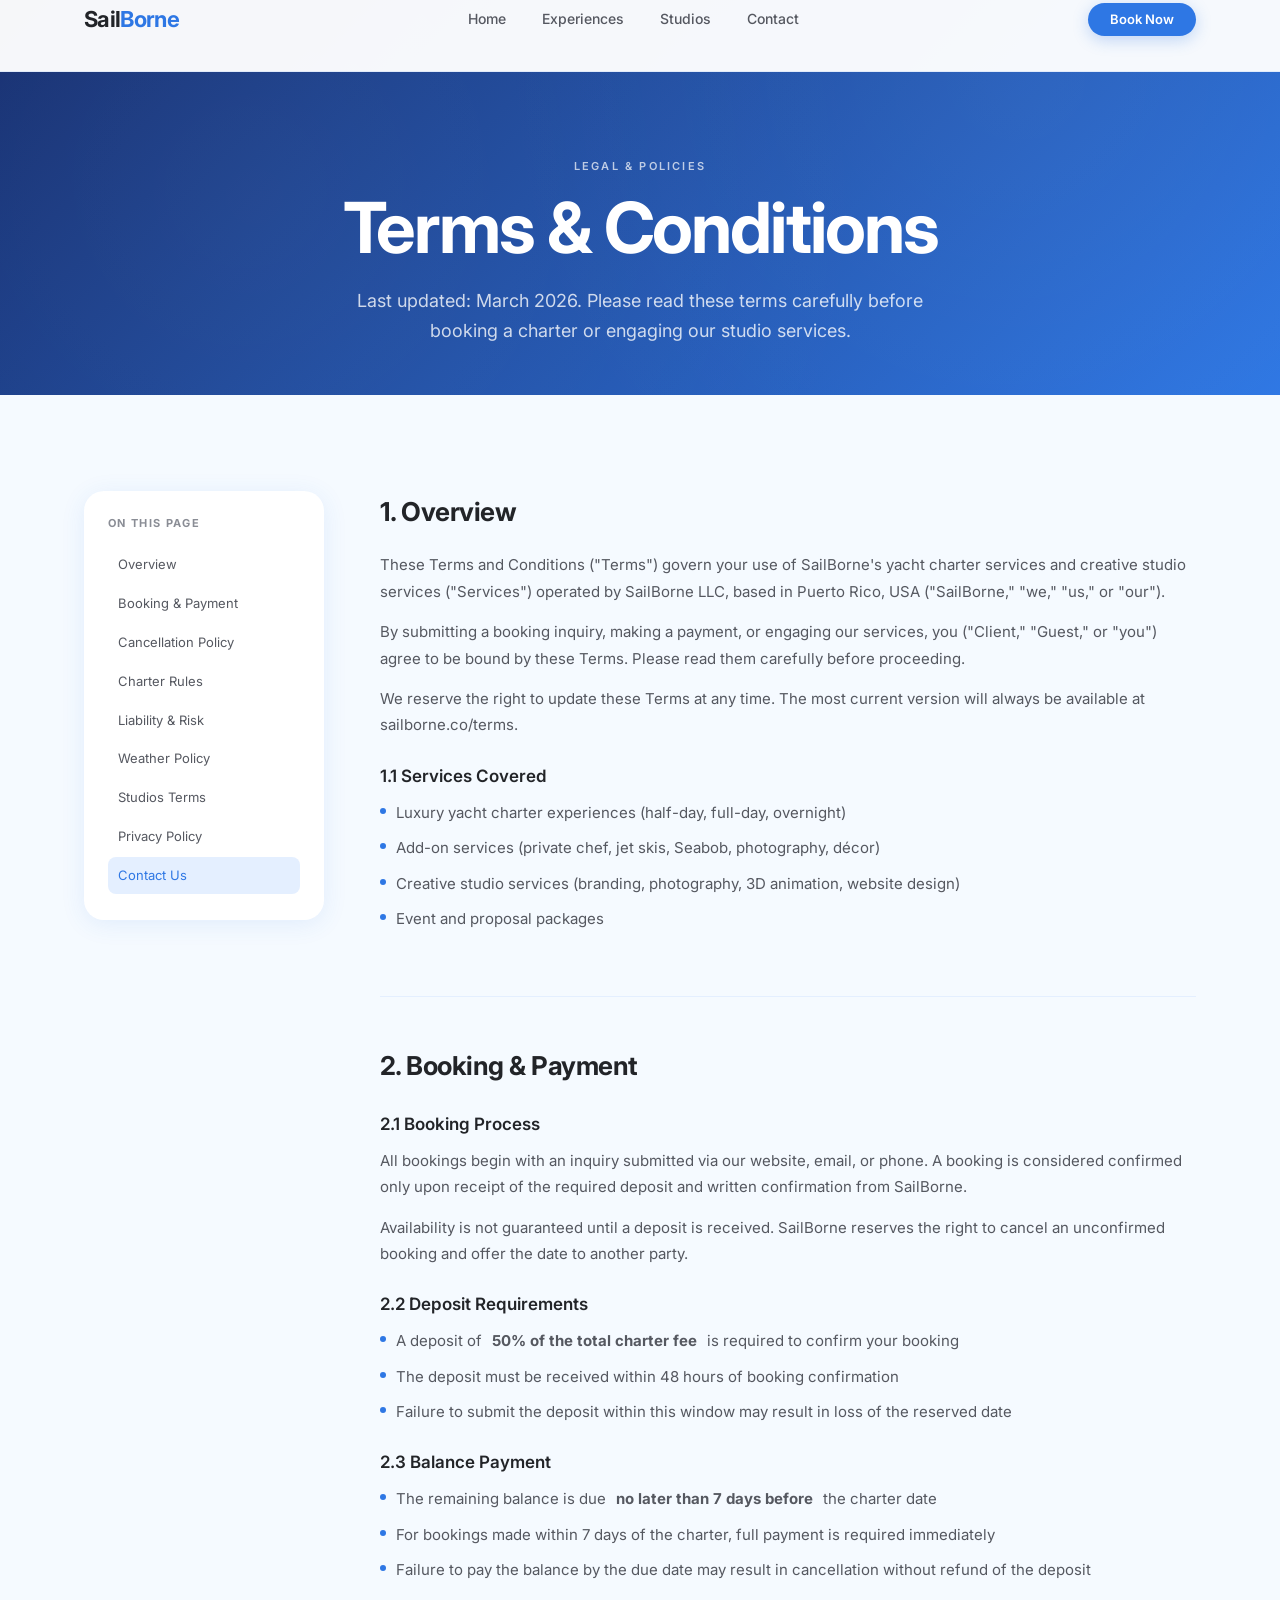
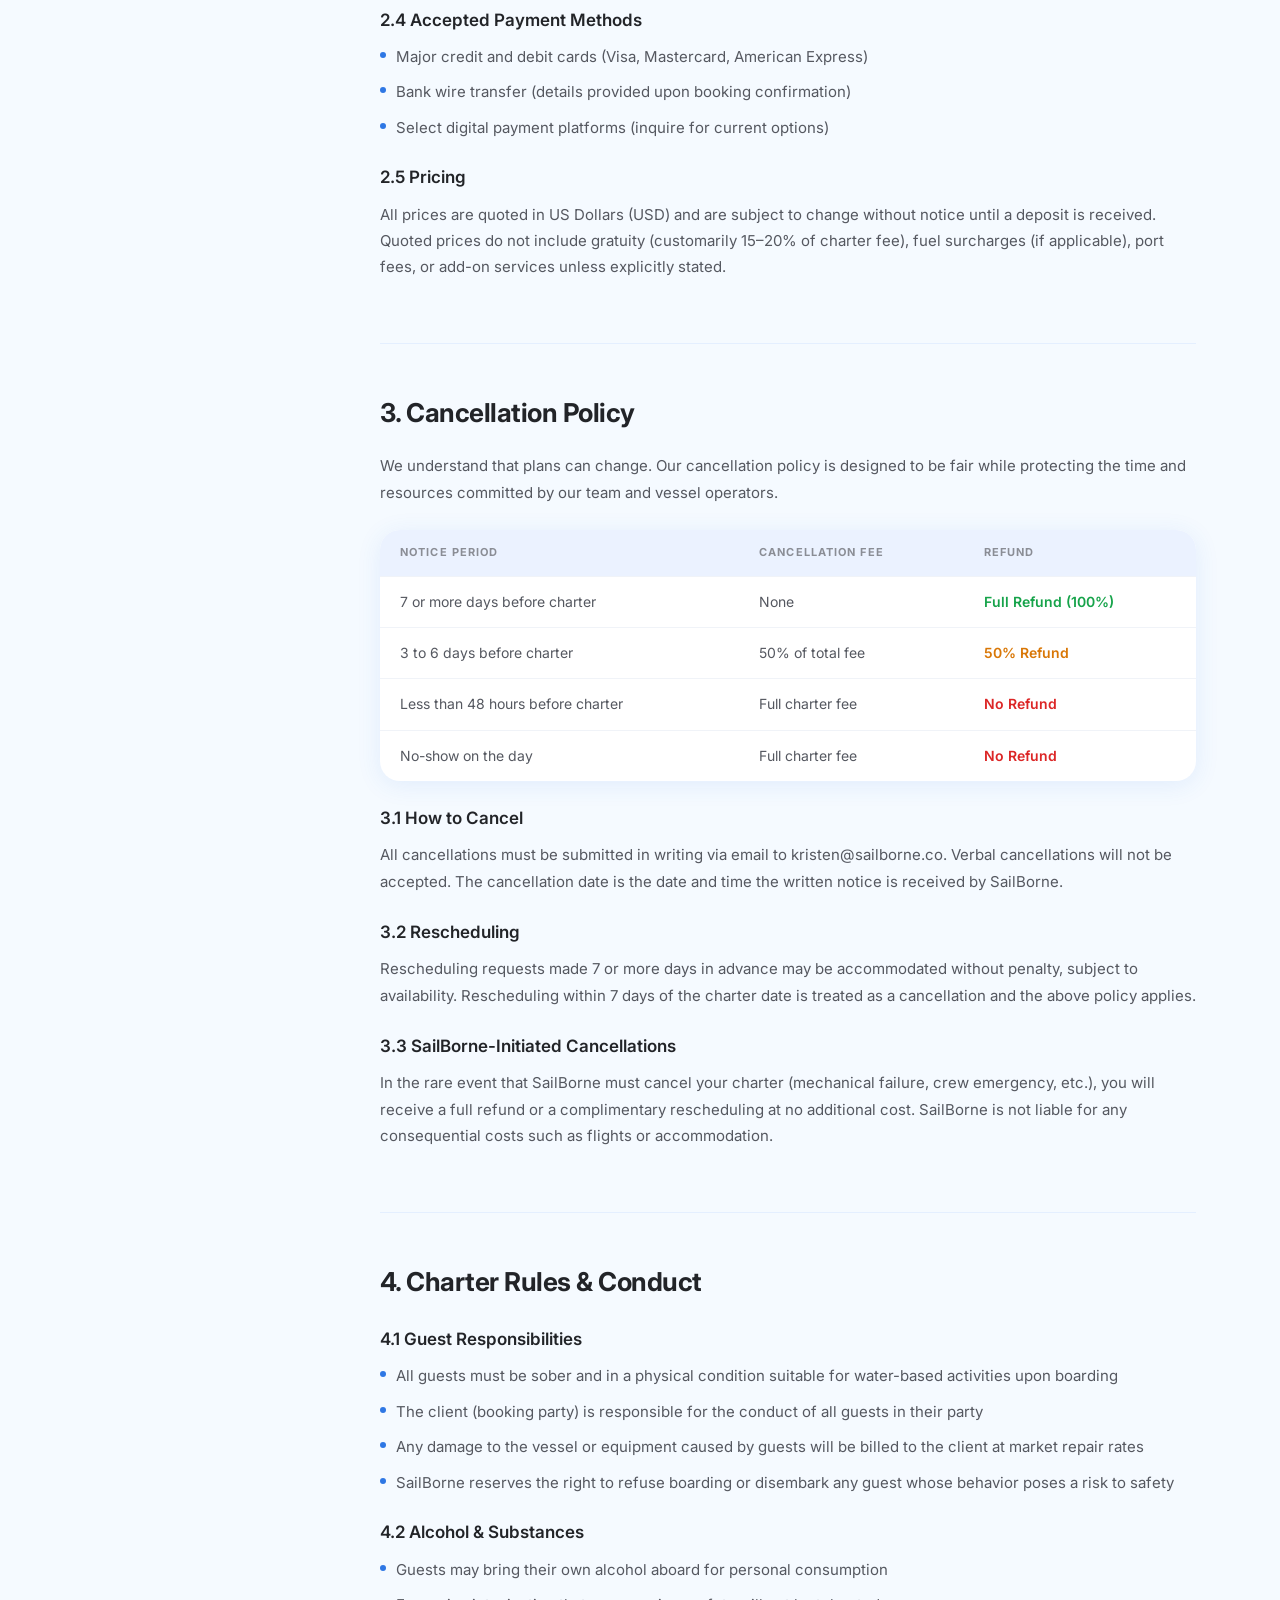
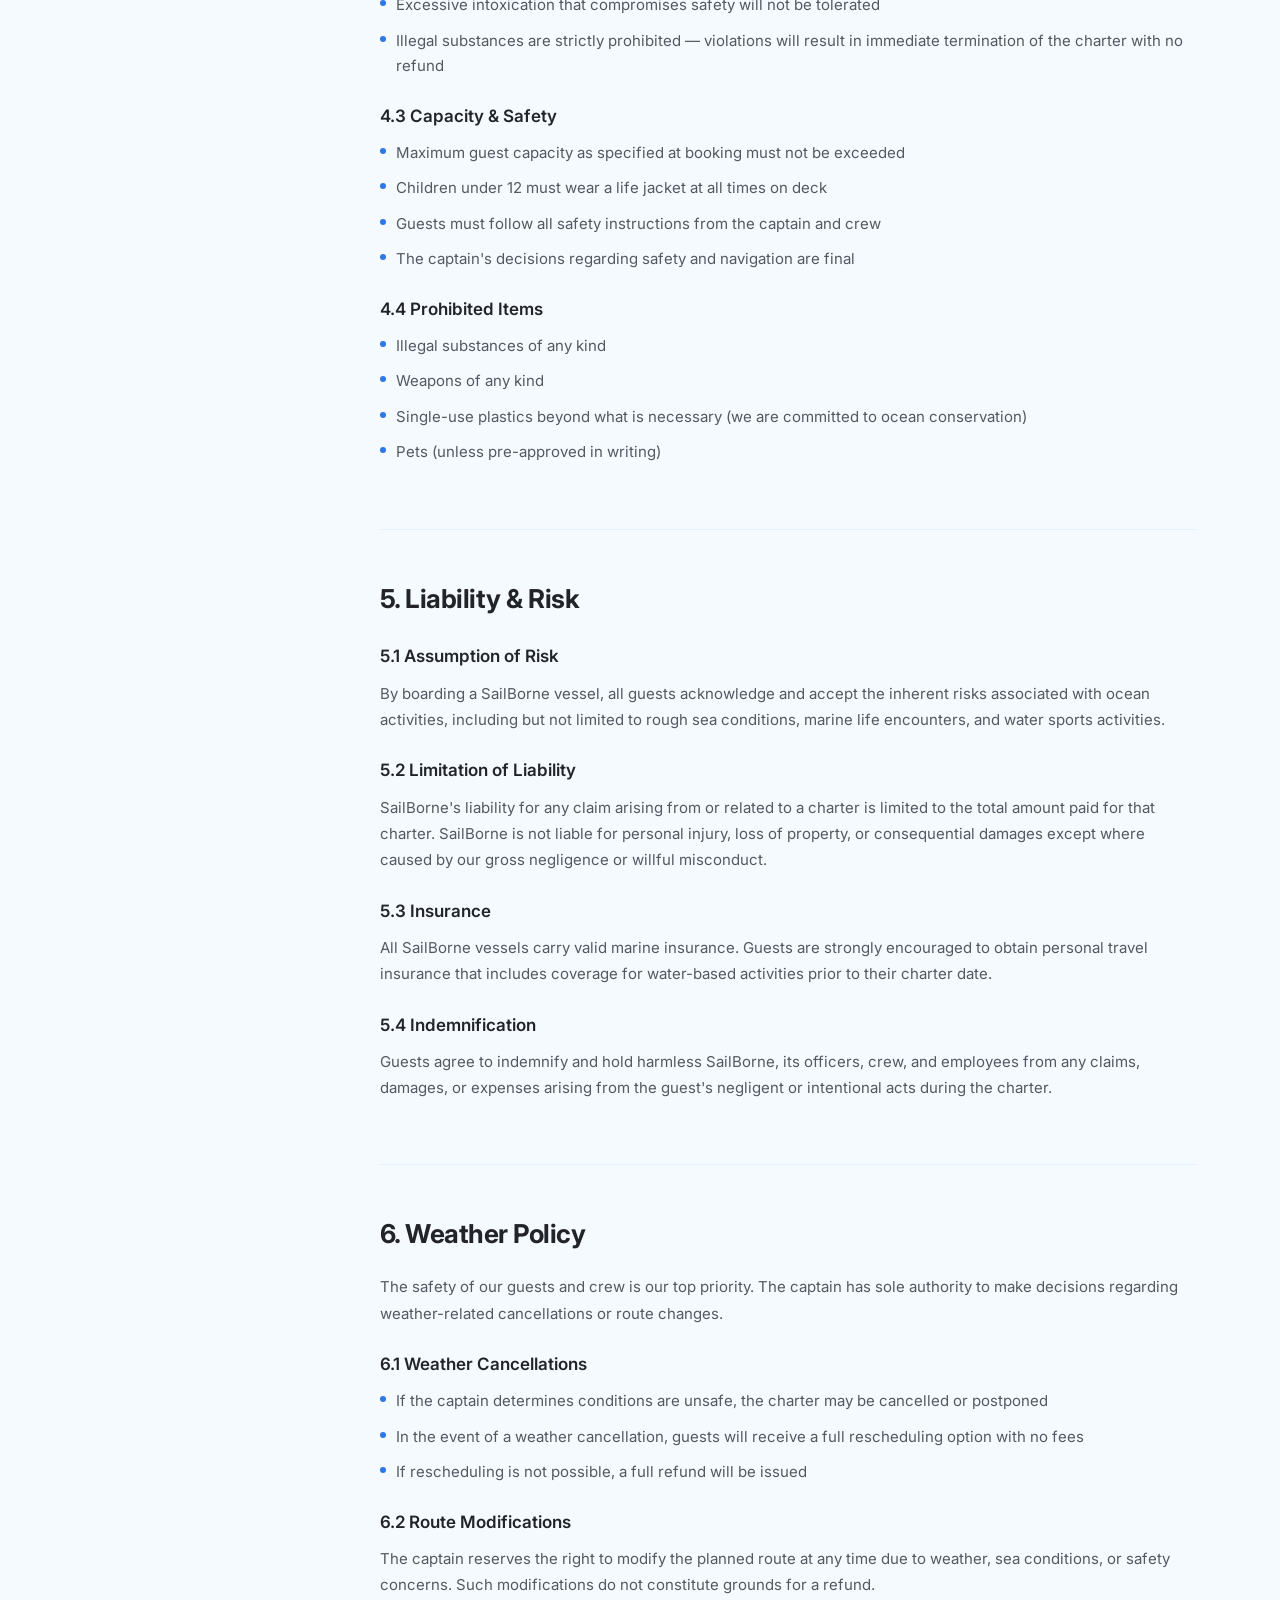
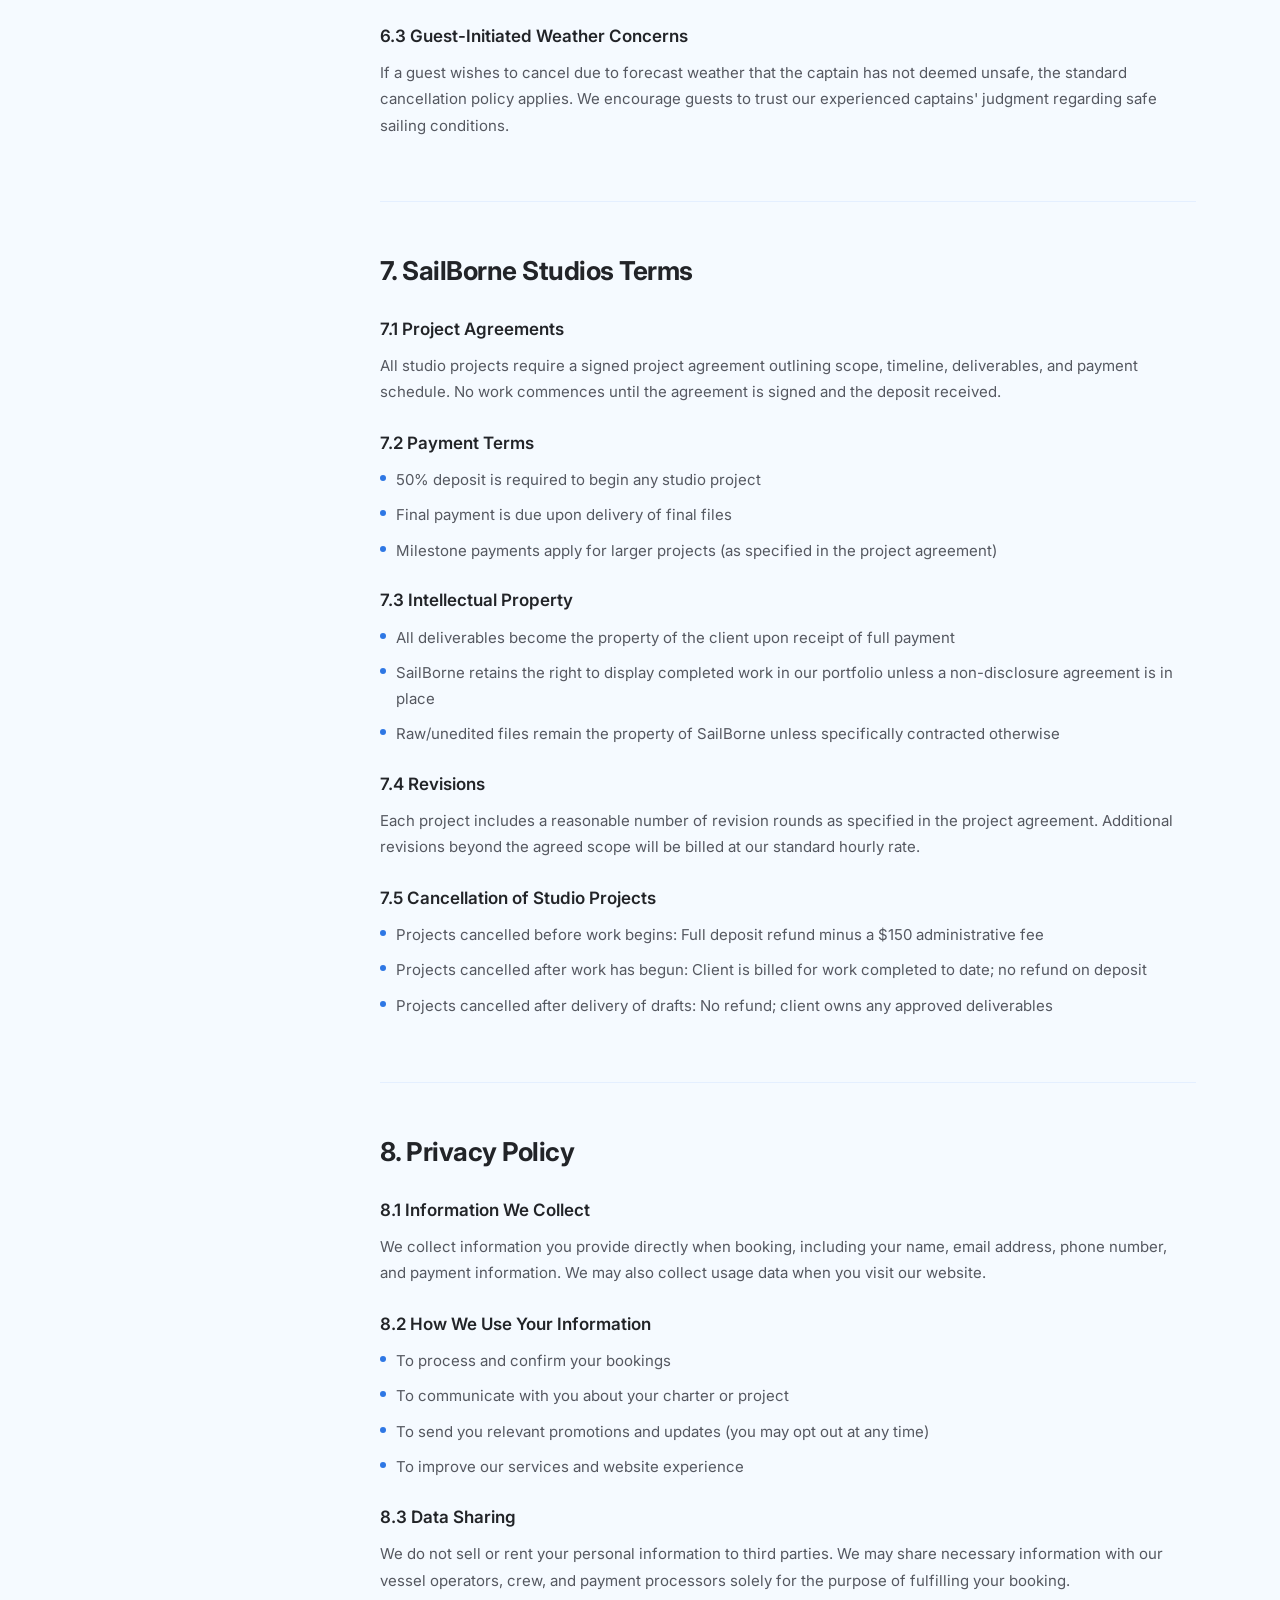
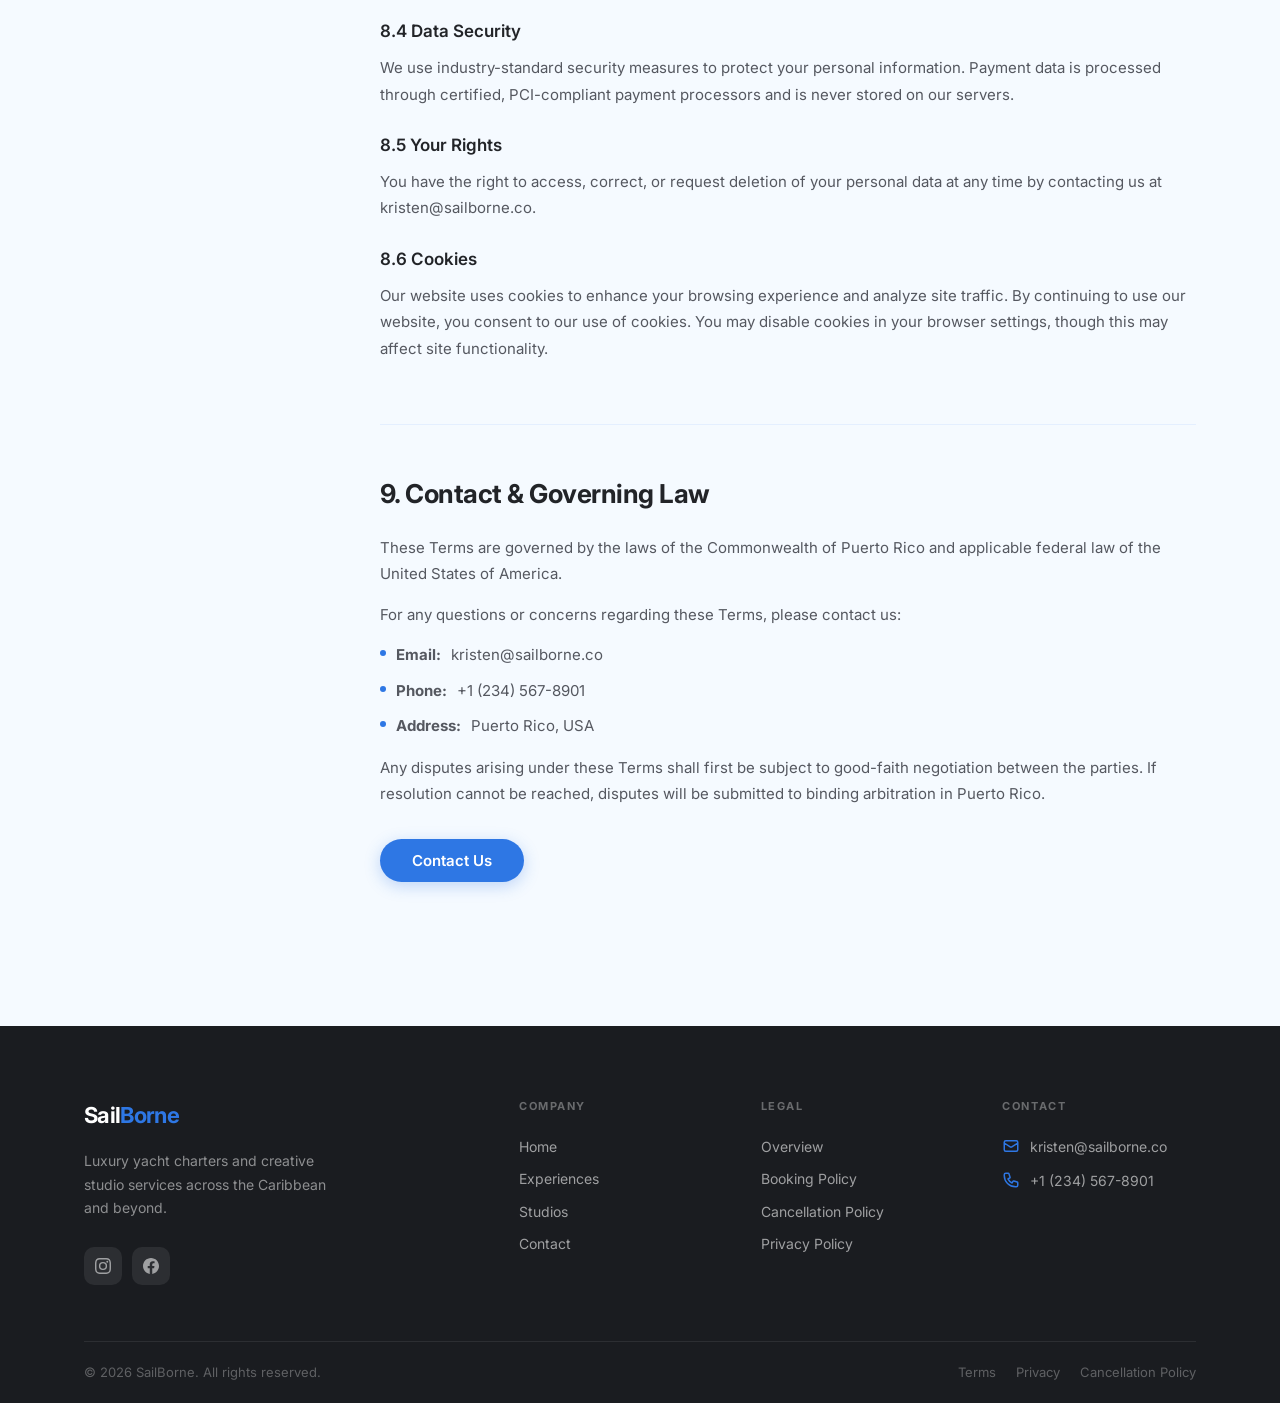
<file: terms.html>
<!DOCTYPE html>
<html lang="en">
<head>
  <meta charset="UTF-8" />
  <meta name="viewport" content="width=device-width, initial-scale=1.0" />
  <title>Terms &amp; Policies — SailBorne</title>
  <meta name="description" content="SailBorne terms of service, booking policies, cancellation policy, and privacy policy." />
  <link rel="stylesheet" href="css/style.css" />
</head>
<body>

  <nav class="nav" role="navigation" aria-label="Main navigation">
    <div class="container">
      <div class="nav__inner">
        <a href="index.html" class="nav__logo">Sail<span>Borne</span></a>
        <div class="nav__links">
          <a href="index.html"       class="nav__link">Home</a>
          <a href="experiences.html" class="nav__link">Experiences</a>
          <a href="studios.html"     class="nav__link">Studios</a>
          <a href="contact.html"     class="nav__link">Contact</a>
        </div>
        <div class="nav__actions">
          <a href="contact.html" class="btn btn--primary btn--sm">Book Now</a>
          <button class="nav__hamburger" aria-label="Open menu">
            <span></span><span></span><span></span>
          </button>
        </div>
      </div>
    </div>
  </nav>

  <div class="nav__mobile" aria-hidden="true">
    <button class="nav__mobile-close" aria-label="Close menu">&#x2715;</button>
    <a href="index.html"       class="nav__mobile-link">Home</a>
    <a href="experiences.html" class="nav__mobile-link">Experiences</a>
    <a href="studios.html"     class="nav__mobile-link">Studios</a>
    <a href="contact.html"     class="nav__mobile-link">Contact</a>
    <div class="nav__mobile-actions">
      <a href="contact.html" class="btn btn--primary btn--lg">Book Now</a>
    </div>
  </div>

  <main>

    <!-- PAGE HERO -->
    <header class="page-hero" style="padding-bottom:48px;">
      <div class="container">
        <div class="page-hero__content">
          <span class="eyebrow">Legal &amp; Policies</span>
          <h1>Terms &amp; Conditions</h1>
          <p>Last updated: March 2026. Please read these terms carefully before booking a charter or engaging our studio services.</p>
        </div>
      </div>
    </header>

    <!-- TERMS CONTENT -->
    <div class="container" style="padding-top:0;">
      <div class="terms-layout">

        <!-- TOC -->
        <aside>
          <div class="terms-toc">
            <div class="terms-toc__title">On This Page</div>
            <a href="#overview"      class="terms-toc__link active">Overview</a>
            <a href="#booking"       class="terms-toc__link">Booking &amp; Payment</a>
            <a href="#cancellation"  class="terms-toc__link">Cancellation Policy</a>
            <a href="#charter-rules" class="terms-toc__link">Charter Rules</a>
            <a href="#liability"     class="terms-toc__link">Liability &amp; Risk</a>
            <a href="#weather"       class="terms-toc__link">Weather Policy</a>
            <a href="#studios"       class="terms-toc__link">Studios Terms</a>
            <a href="#privacy"       class="terms-toc__link">Privacy Policy</a>
            <a href="#contact-legal" class="terms-toc__link">Contact Us</a>
          </div>
        </aside>

        <!-- Content -->
        <div>

          <div class="terms-section" id="overview">
            <h2>1. Overview</h2>
            <p>These Terms and Conditions ("Terms") govern your use of SailBorne's yacht charter services and creative studio services ("Services") operated by SailBorne LLC, based in Puerto Rico, USA ("SailBorne," "we," "us," or "our").</p>
            <p>By submitting a booking inquiry, making a payment, or engaging our services, you ("Client," "Guest," or "you") agree to be bound by these Terms. Please read them carefully before proceeding.</p>
            <p>We reserve the right to update these Terms at any time. The most current version will always be available at sailborne.co/terms.</p>
            <h3>1.1 Services Covered</h3>
            <ul>
              <li>Luxury yacht charter experiences (half-day, full-day, overnight)</li>
              <li>Add-on services (private chef, jet skis, Seabob, photography, décor)</li>
              <li>Creative studio services (branding, photography, 3D animation, website design)</li>
              <li>Event and proposal packages</li>
            </ul>
          </div>

          <div class="terms-section" id="booking">
            <h2>2. Booking &amp; Payment</h2>
            <h3>2.1 Booking Process</h3>
            <p>All bookings begin with an inquiry submitted via our website, email, or phone. A booking is considered confirmed only upon receipt of the required deposit and written confirmation from SailBorne.</p>
            <p>Availability is not guaranteed until a deposit is received. SailBorne reserves the right to cancel an unconfirmed booking and offer the date to another party.</p>

            <h3>2.2 Deposit Requirements</h3>
            <ul>
              <li>A deposit of <strong>50% of the total charter fee</strong> is required to confirm your booking</li>
              <li>The deposit must be received within 48 hours of booking confirmation</li>
              <li>Failure to submit the deposit within this window may result in loss of the reserved date</li>
            </ul>

            <h3>2.3 Balance Payment</h3>
            <ul>
              <li>The remaining balance is due <strong>no later than 7 days before</strong> the charter date</li>
              <li>For bookings made within 7 days of the charter, full payment is required immediately</li>
              <li>Failure to pay the balance by the due date may result in cancellation without refund of the deposit</li>
            </ul>

            <h3>2.4 Accepted Payment Methods</h3>
            <ul>
              <li>Major credit and debit cards (Visa, Mastercard, American Express)</li>
              <li>Bank wire transfer (details provided upon booking confirmation)</li>
              <li>Select digital payment platforms (inquire for current options)</li>
            </ul>

            <h3>2.5 Pricing</h3>
            <p>All prices are quoted in US Dollars (USD) and are subject to change without notice until a deposit is received. Quoted prices do not include gratuity (customarily 15–20% of charter fee), fuel surcharges (if applicable), port fees, or add-on services unless explicitly stated.</p>
          </div>

          <div class="terms-section" id="cancellation">
            <h2>3. Cancellation Policy</h2>
            <p>We understand that plans can change. Our cancellation policy is designed to be fair while protecting the time and resources committed by our team and vessel operators.</p>

            <div class="policy-card" style="margin:24px 0;">
              <table class="policy-table">
                <thead>
                  <tr><th>Notice Period</th><th>Cancellation Fee</th><th>Refund</th></tr>
                </thead>
                <tbody>
                  <tr><td>7 or more days before charter</td><td>None</td><td style="color:#16a34a;font-weight:600;">Full Refund (100%)</td></tr>
                  <tr><td>3 to 6 days before charter</td><td>50% of total fee</td><td style="color:#d97706;font-weight:600;">50% Refund</td></tr>
                  <tr><td>Less than 48 hours before charter</td><td>Full charter fee</td><td style="color:#dc2626;font-weight:600;">No Refund</td></tr>
                  <tr><td>No-show on the day</td><td>Full charter fee</td><td style="color:#dc2626;font-weight:600;">No Refund</td></tr>
                </tbody>
              </table>
            </div>

            <h3>3.1 How to Cancel</h3>
            <p>All cancellations must be submitted in writing via email to kristen@sailborne.co. Verbal cancellations will not be accepted. The cancellation date is the date and time the written notice is received by SailBorne.</p>

            <h3>3.2 Rescheduling</h3>
            <p>Rescheduling requests made 7 or more days in advance may be accommodated without penalty, subject to availability. Rescheduling within 7 days of the charter date is treated as a cancellation and the above policy applies.</p>

            <h3>3.3 SailBorne-Initiated Cancellations</h3>
            <p>In the rare event that SailBorne must cancel your charter (mechanical failure, crew emergency, etc.), you will receive a full refund or a complimentary rescheduling at no additional cost. SailBorne is not liable for any consequential costs such as flights or accommodation.</p>
          </div>

          <div class="terms-section" id="charter-rules">
            <h2>4. Charter Rules &amp; Conduct</h2>
            <h3>4.1 Guest Responsibilities</h3>
            <ul>
              <li>All guests must be sober and in a physical condition suitable for water-based activities upon boarding</li>
              <li>The client (booking party) is responsible for the conduct of all guests in their party</li>
              <li>Any damage to the vessel or equipment caused by guests will be billed to the client at market repair rates</li>
              <li>SailBorne reserves the right to refuse boarding or disembark any guest whose behavior poses a risk to safety</li>
            </ul>

            <h3>4.2 Alcohol &amp; Substances</h3>
            <ul>
              <li>Guests may bring their own alcohol aboard for personal consumption</li>
              <li>Excessive intoxication that compromises safety will not be tolerated</li>
              <li>Illegal substances are strictly prohibited — violations will result in immediate termination of the charter with no refund</li>
            </ul>

            <h3>4.3 Capacity &amp; Safety</h3>
            <ul>
              <li>Maximum guest capacity as specified at booking must not be exceeded</li>
              <li>Children under 12 must wear a life jacket at all times on deck</li>
              <li>Guests must follow all safety instructions from the captain and crew</li>
              <li>The captain's decisions regarding safety and navigation are final</li>
            </ul>

            <h3>4.4 Prohibited Items</h3>
            <ul>
              <li>Illegal substances of any kind</li>
              <li>Weapons of any kind</li>
              <li>Single-use plastics beyond what is necessary (we are committed to ocean conservation)</li>
              <li>Pets (unless pre-approved in writing)</li>
            </ul>
          </div>

          <div class="terms-section" id="liability">
            <h2>5. Liability &amp; Risk</h2>
            <h3>5.1 Assumption of Risk</h3>
            <p>By boarding a SailBorne vessel, all guests acknowledge and accept the inherent risks associated with ocean activities, including but not limited to rough sea conditions, marine life encounters, and water sports activities.</p>

            <h3>5.2 Limitation of Liability</h3>
            <p>SailBorne's liability for any claim arising from or related to a charter is limited to the total amount paid for that charter. SailBorne is not liable for personal injury, loss of property, or consequential damages except where caused by our gross negligence or willful misconduct.</p>

            <h3>5.3 Insurance</h3>
            <p>All SailBorne vessels carry valid marine insurance. Guests are strongly encouraged to obtain personal travel insurance that includes coverage for water-based activities prior to their charter date.</p>

            <h3>5.4 Indemnification</h3>
            <p>Guests agree to indemnify and hold harmless SailBorne, its officers, crew, and employees from any claims, damages, or expenses arising from the guest's negligent or intentional acts during the charter.</p>
          </div>

          <div class="terms-section" id="weather">
            <h2>6. Weather Policy</h2>
            <p>The safety of our guests and crew is our top priority. The captain has sole authority to make decisions regarding weather-related cancellations or route changes.</p>

            <h3>6.1 Weather Cancellations</h3>
            <ul>
              <li>If the captain determines conditions are unsafe, the charter may be cancelled or postponed</li>
              <li>In the event of a weather cancellation, guests will receive a full rescheduling option with no fees</li>
              <li>If rescheduling is not possible, a full refund will be issued</li>
            </ul>

            <h3>6.2 Route Modifications</h3>
            <p>The captain reserves the right to modify the planned route at any time due to weather, sea conditions, or safety concerns. Such modifications do not constitute grounds for a refund.</p>

            <h3>6.3 Guest-Initiated Weather Concerns</h3>
            <p>If a guest wishes to cancel due to forecast weather that the captain has not deemed unsafe, the standard cancellation policy applies. We encourage guests to trust our experienced captains' judgment regarding safe sailing conditions.</p>
          </div>

          <div class="terms-section" id="studios">
            <h2>7. SailBorne Studios Terms</h2>
            <h3>7.1 Project Agreements</h3>
            <p>All studio projects require a signed project agreement outlining scope, timeline, deliverables, and payment schedule. No work commences until the agreement is signed and the deposit received.</p>

            <h3>7.2 Payment Terms</h3>
            <ul>
              <li>50% deposit is required to begin any studio project</li>
              <li>Final payment is due upon delivery of final files</li>
              <li>Milestone payments apply for larger projects (as specified in the project agreement)</li>
            </ul>

            <h3>7.3 Intellectual Property</h3>
            <ul>
              <li>All deliverables become the property of the client upon receipt of full payment</li>
              <li>SailBorne retains the right to display completed work in our portfolio unless a non-disclosure agreement is in place</li>
              <li>Raw/unedited files remain the property of SailBorne unless specifically contracted otherwise</li>
            </ul>

            <h3>7.4 Revisions</h3>
            <p>Each project includes a reasonable number of revision rounds as specified in the project agreement. Additional revisions beyond the agreed scope will be billed at our standard hourly rate.</p>

            <h3>7.5 Cancellation of Studio Projects</h3>
            <ul>
              <li>Projects cancelled before work begins: Full deposit refund minus a $150 administrative fee</li>
              <li>Projects cancelled after work has begun: Client is billed for work completed to date; no refund on deposit</li>
              <li>Projects cancelled after delivery of drafts: No refund; client owns any approved deliverables</li>
            </ul>
          </div>

          <div class="terms-section" id="privacy">
            <h2>8. Privacy Policy</h2>
            <h3>8.1 Information We Collect</h3>
            <p>We collect information you provide directly when booking, including your name, email address, phone number, and payment information. We may also collect usage data when you visit our website.</p>

            <h3>8.2 How We Use Your Information</h3>
            <ul>
              <li>To process and confirm your bookings</li>
              <li>To communicate with you about your charter or project</li>
              <li>To send you relevant promotions and updates (you may opt out at any time)</li>
              <li>To improve our services and website experience</li>
            </ul>

            <h3>8.3 Data Sharing</h3>
            <p>We do not sell or rent your personal information to third parties. We may share necessary information with our vessel operators, crew, and payment processors solely for the purpose of fulfilling your booking.</p>

            <h3>8.4 Data Security</h3>
            <p>We use industry-standard security measures to protect your personal information. Payment data is processed through certified, PCI-compliant payment processors and is never stored on our servers.</p>

            <h3>8.5 Your Rights</h3>
            <p>You have the right to access, correct, or request deletion of your personal data at any time by contacting us at kristen@sailborne.co.</p>

            <h3>8.6 Cookies</h3>
            <p>Our website uses cookies to enhance your browsing experience and analyze site traffic. By continuing to use our website, you consent to our use of cookies. You may disable cookies in your browser settings, though this may affect site functionality.</p>
          </div>

          <div class="terms-section" id="contact-legal">
            <h2>9. Contact &amp; Governing Law</h2>
            <p>These Terms are governed by the laws of the Commonwealth of Puerto Rico and applicable federal law of the United States of America.</p>
            <p>For any questions or concerns regarding these Terms, please contact us:</p>
            <ul>
              <li><strong>Email:</strong> kristen@sailborne.co</li>
              <li><strong>Phone:</strong> +1 (234) 567-8901</li>
              <li><strong>Address:</strong> Puerto Rico, USA</li>
            </ul>
            <p>Any disputes arising under these Terms shall first be subject to good-faith negotiation between the parties. If resolution cannot be reached, disputes will be submitted to binding arbitration in Puerto Rico.</p>
            <div style="margin-top:32px;">
              <a href="contact.html" class="btn btn--primary">Contact Us</a>
            </div>
          </div>

        </div>
      </div>
    </div>

  </main>

  <footer class="footer" role="contentinfo">
    <div class="container">
      <div class="footer__grid">
        <div>
          <a href="index.html" class="footer__logo">Sail<span>Borne</span></a>
          <p class="footer__tagline">Luxury yacht charters and creative studio services across the Caribbean and beyond.</p>
          <div class="footer__socials">
            <a href="#" class="footer__social" aria-label="Instagram"><svg width="16" height="16" fill="currentColor" viewBox="0 0 24 24"><path d="M12 2.163c3.204 0 3.584.012 4.85.07 3.252.148 4.771 1.691 4.919 4.919.058 1.265.069 1.645.069 4.849 0 3.205-.012 3.584-.069 4.849-.149 3.225-1.664 4.771-4.919 4.919-1.266.058-1.644.07-4.85.07-3.204 0-3.584-.012-4.849-.07-3.26-.149-4.771-1.699-4.919-4.92-.058-1.265-.07-1.644-.07-4.849 0-3.204.013-3.583.07-4.849.149-3.227 1.664-4.771 4.919-4.919 1.266-.057 1.645-.069 4.849-.069zM12 0C8.741 0 8.333.014 7.053.072 2.695.272.273 2.69.073 7.052.014 8.333 0 8.741 0 12c0 3.259.014 3.668.072 4.948.2 4.358 2.618 6.78 6.98 6.98C8.333 23.986 8.741 24 12 24c3.259 0 3.668-.014 4.948-.072 4.354-.2 6.782-2.618 6.979-6.98.059-1.28.073-1.689.073-4.948 0-3.259-.014-3.667-.072-4.947-.196-4.354-2.617-6.78-6.979-6.98C15.668.014 15.259 0 12 0zm0 5.838a6.162 6.162 0 100 12.324 6.162 6.162 0 000-12.324zM12 16a4 4 0 110-8 4 4 0 010 8zm6.406-11.845a1.44 1.44 0 100 2.881 1.44 1.44 0 000-2.881z"/></svg></a>
            <a href="#" class="footer__social" aria-label="Facebook"><svg width="16" height="16" fill="currentColor" viewBox="0 0 24 24"><path d="M24 12.073c0-6.627-5.373-12-12-12s-12 5.373-12 12c0 5.99 4.388 10.954 10.125 11.854v-8.385H7.078v-3.47h3.047V9.43c0-3.007 1.792-4.669 4.533-4.669 1.312 0 2.686.235 2.686.235v2.953H15.83c-1.491 0-1.956.925-1.956 1.874v2.25h3.328l-.532 3.47h-2.796v8.385C19.612 23.027 24 18.062 24 12.073z"/></svg></a>
          </div>
        </div>
        <div>
          <div class="footer__col-title">Company</div>
          <div class="footer__links">
            <a href="index.html"       class="footer__link">Home</a>
            <a href="experiences.html" class="footer__link">Experiences</a>
            <a href="studios.html"     class="footer__link">Studios</a>
            <a href="contact.html"     class="footer__link">Contact</a>
          </div>
        </div>
        <div>
          <div class="footer__col-title">Legal</div>
          <div class="footer__links">
            <a href="terms.html#overview"      class="footer__link">Overview</a>
            <a href="terms.html#booking"       class="footer__link">Booking Policy</a>
            <a href="terms.html#cancellation"  class="footer__link">Cancellation Policy</a>
            <a href="terms.html#privacy"       class="footer__link">Privacy Policy</a>
          </div>
        </div>
        <div>
          <div class="footer__col-title">Contact</div>
          <div class="footer__contact-item">
            <svg class="footer__contact-icon" fill="none" stroke="currentColor" stroke-width="2" viewBox="0 0 24 24"><path stroke-linecap="round" stroke-linejoin="round" d="M3 8l7.89 5.26a2 2 0 002.22 0L21 8M5 19h14a2 2 0 002-2V7a2 2 0 00-2-2H5a2 2 0 00-2 2v10a2 2 0 002 2z"/></svg>
            <a href="mailto:kristen@sailborne.co" class="footer__link">kristen@sailborne.co</a>
          </div>
          <div class="footer__contact-item">
            <svg class="footer__contact-icon" fill="none" stroke="currentColor" stroke-width="2" viewBox="0 0 24 24"><path stroke-linecap="round" stroke-linejoin="round" d="M3 5a2 2 0 012-2h3.28a1 1 0 01.948.684l1.498 4.493a1 1 0 01-.502 1.21l-2.257 1.13a11.042 11.042 0 005.516 5.516l1.13-2.257a1 1 0 011.21-.502l4.493 1.498a1 1 0 01.684.949V19a2 2 0 01-2 2h-1C9.716 21 3 14.284 3 6V5z"/></svg>
            <a href="tel:+12345678901" class="footer__link">+1 (234) 567-8901</a>
          </div>
        </div>
      </div>
      <div class="footer__bottom">
        <p class="footer__copy">&copy; 2026 SailBorne. All rights reserved.</p>
        <div class="footer__bottom-links">
          <a href="terms.html" class="footer__bottom-link">Terms</a>
          <a href="terms.html#privacy" class="footer__bottom-link">Privacy</a>
          <a href="terms.html#cancellation" class="footer__bottom-link">Cancellation Policy</a>
        </div>
      </div>
    </div>
  </footer>

  <script src="js/main.js"></script>
</body>
</html>
</file>
<file: css/style.css>
/* ============================================================
   SailBorne — Complete Design System
   ============================================================ */

/* --- Google Fonts Import --- */
@import url('https://fonts.googleapis.com/css2?family=Inter:wght@300;400;500;600;700&display=swap');

/* --- CSS Custom Properties --- */
:root {
  --bg:          #F5FAFF;
  --bg-alt:      #EBF2FF;
  --surface:     #FFFFFF;
  --blue:        #2E77E4;
  --blue-dark:   #1B5CC8;
  --blue-pale:   #E4EFFF;
  --blue-hero:   rgba(46,119,228,0.50);
  --ink:         #222428;
  --ink-mid:     #555860;
  --ink-muted:   #8A8D95;
  --gray:        #ADADAD;
  --gray-light:  #F0F3F8;

  --radius-card: 20px;
  --radius-btn:  100px;
  --radius-sm:   10px;
  --radius-img:  16px;

  --shadow-card:  0 4px 24px rgba(46,119,228,0.10);
  --shadow-hover: 0 12px 40px rgba(46,119,228,0.18);
  --shadow-nav:   0 2px 16px rgba(46,119,228,0.08);

  --nav-h:      72px;
  --section-py: 96px;

  --transition:      0.25s ease;
  --transition-slow: 0.45s cubic-bezier(0.22,1,0.36,1);
}

/* --- Reset & Base --- */
*, *::before, *::after { box-sizing: border-box; margin: 0; padding: 0; }
html { scroll-behavior: smooth; font-size: 16px; -webkit-text-size-adjust: 100%; }
body {
  font-family: 'Inter', system-ui, sans-serif;
  background: var(--bg);
  color: var(--ink);
  line-height: 1.6;
  overflow-x: hidden;
  -webkit-font-smoothing: antialiased;
}
img { display: block; max-width: 100%; height: auto; }
a   { text-decoration: none; color: inherit; }
ul  { list-style: none; }
button { font-family: inherit; cursor: pointer; border: none; background: none; }
input, textarea, select { font-family: inherit; }

/* --- Container --- */
.container        { width: 100%; max-width: 1160px; margin: 0 auto; padding: 0 24px; }
.container--wide  { max-width: 1360px; }
.container--narrow{ max-width: 860px; }

/* ============================================================
   TYPOGRAPHY
   ============================================================ */
.eyebrow {
  display: inline-block;
  font-size: 11px;
  font-weight: 600;
  letter-spacing: 0.20em;
  text-transform: uppercase;
  color: var(--blue);
  margin-bottom: 14px;
}
.display {
  font-size: clamp(48px, 7vw, 100px);
  font-weight: 700;
  line-height: 1.05;
  letter-spacing: -0.03em;
  color: var(--ink);
}
.heading-xl {
  font-size: clamp(36px, 5vw, 60px);
  font-weight: 700;
  line-height: 1.10;
  letter-spacing: -0.025em;
  color: var(--ink);
}
.heading-lg {
  font-size: clamp(30px, 4vw, 48px);
  font-weight: 600;
  line-height: 1.15;
  letter-spacing: -0.02em;
  color: var(--ink);
}
.heading-md {
  font-size: clamp(22px, 3vw, 32px);
  font-weight: 600;
  line-height: 1.25;
  letter-spacing: -0.015em;
  color: var(--ink);
}
.heading-sm {
  font-size: 20px;
  font-weight: 600;
  line-height: 1.3;
  color: var(--ink);
}
.body-lg {
  font-size: 18px;
  font-weight: 400;
  line-height: 1.7;
  color: var(--ink-mid);
}
.body {
  font-size: 15px;
  font-weight: 400;
  line-height: 1.7;
  color: var(--ink-mid);
}
.body-sm {
  font-size: 13px;
  font-weight: 400;
  line-height: 1.6;
  color: var(--ink-muted);
}

/* ============================================================
   BUTTONS
   ============================================================ */
.btn {
  display: inline-flex;
  align-items: center;
  gap: 8px;
  border-radius: var(--radius-btn);
  padding: 14px 32px;
  font-size: 15px;
  font-weight: 600;
  line-height: 1;
  transition: background var(--transition), color var(--transition),
              box-shadow var(--transition), transform var(--transition);
  white-space: nowrap;
}
.btn--primary {
  background: var(--blue);
  color: #fff;
  box-shadow: 0 4px 16px rgba(46,119,228,0.28);
}
.btn--primary:hover {
  background: var(--blue-dark);
  box-shadow: 0 8px 28px rgba(46,119,228,0.38);
  transform: translateY(-1px);
}
.btn--outline {
  background: transparent;
  color: var(--blue);
  border: 2px solid var(--blue);
}
.btn--outline:hover {
  background: var(--blue-pale);
  transform: translateY(-1px);
}
.btn--outline-white {
  background: transparent;
  color: #fff;
  border: 2px solid rgba(255,255,255,0.70);
}
.btn--outline-white:hover {
  background: rgba(255,255,255,0.12);
  border-color: #fff;
  transform: translateY(-1px);
}
.btn--ghost {
  background: var(--blue-pale);
  color: var(--blue);
}
.btn--ghost:hover {
  background: var(--blue);
  color: #fff;
  transform: translateY(-1px);
}
.btn--sm  { padding: 10px 22px; font-size: 13px; }
.btn--lg  { padding: 18px 44px; font-size: 17px; }

/* ============================================================
   TAGS & BADGES
   ============================================================ */
.tag {
  display: inline-flex;
  align-items: center;
  gap: 5px;
  background: var(--blue-pale);
  color: var(--blue);
  border-radius: var(--radius-btn);
  padding: 5px 14px;
  font-size: 11px;
  font-weight: 600;
  letter-spacing: 0.06em;
  text-transform: uppercase;
}
.tag--white {
  background: rgba(255,255,255,0.20);
  color: #fff;
  backdrop-filter: blur(6px);
}
.badge {
  display: inline-flex;
  align-items: center;
  background: #FFF3CD;
  color: #B45309;
  border-radius: var(--radius-btn);
  padding: 4px 12px;
  font-size: 11px;
  font-weight: 700;
  letter-spacing: 0.06em;
  text-transform: uppercase;
}

/* ============================================================
   NAVIGATION
   ============================================================ */
.nav {
  position: fixed;
  top: 0; left: 0; right: 0;
  z-index: 1000;
  height: var(--nav-h);
  background: rgba(255,255,255,0.96);
  border-bottom: 1px solid rgba(46,119,228,0.10);
  transition: box-shadow var(--transition), background var(--transition);
}
.nav.scrolled {
  box-shadow: var(--shadow-nav);
  background: rgba(255,255,255,0.97);
  backdrop-filter: blur(16px);
  -webkit-backdrop-filter: blur(16px);
}
.nav__inner {
  display: flex;
  align-items: center;
  justify-content: space-between;
  height: 100%;
}
.nav__logo {
  font-size: 22px;
  font-weight: 700;
  color: var(--ink);
  letter-spacing: -0.03em;
  flex-shrink: 0;
}
.nav__logo span { color: var(--blue); }
.nav__links {
  display: flex;
  align-items: center;
  gap: 4px;
}
.nav__link {
  font-size: 14px;
  font-weight: 500;
  color: var(--ink-mid);
  padding: 8px 16px;
  border-radius: var(--radius-btn);
  transition: color var(--transition), background var(--transition);
}
.nav__link:hover,
.nav__link.active {
  color: var(--blue);
  background: var(--blue-pale);
}
.nav__actions {
  display: flex;
  align-items: center;
  gap: 12px;
}
.nav__hamburger {
  display: none;
  flex-direction: column;
  gap: 5px;
  padding: 8px;
  cursor: pointer;
  background: none;
  border: none;
}
.nav__hamburger span {
  display: block;
  width: 24px;
  height: 2px;
  background: var(--ink);
  border-radius: 2px;
  transition: transform var(--transition), opacity var(--transition);
}
.nav__hamburger.open span:nth-child(1) { transform: translateY(7px) rotate(45deg); }
.nav__hamburger.open span:nth-child(2) { opacity: 0; }
.nav__hamburger.open span:nth-child(3) { transform: translateY(-7px) rotate(-45deg); }

/* Mobile menu */
.nav__mobile {
  position: fixed;
  inset: 0;
  background: var(--surface);
  z-index: 999;
  display: flex;
  flex-direction: column;
  align-items: center;
  justify-content: center;
  gap: 4px;
  opacity: 0;
  pointer-events: none;
  transition: opacity var(--transition-slow);
}
.nav__mobile.open {
  opacity: 1;
  pointer-events: all;
}
.nav__mobile-link {
  font-size: 28px;
  font-weight: 600;
  color: var(--ink);
  padding: 12px 40px;
  border-radius: var(--radius-btn);
  transition: color var(--transition), background var(--transition);
}
.nav__mobile-link:hover { color: var(--blue); background: var(--blue-pale); }
.nav__mobile-actions {
  margin-top: 28px;
  display: flex;
  flex-direction: column;
  align-items: center;
  gap: 12px;
}
.nav__mobile-close {
  position: absolute;
  top: 20px;
  right: 20px;
  width: 44px;
  height: 44px;
  display: flex;
  align-items: center;
  justify-content: center;
  border-radius: 50%;
  background: var(--bg);
  font-size: 22px;
  color: var(--ink);
  cursor: pointer;
  border: none;
  transition: background var(--transition);
}
.nav__mobile-close:hover { background: var(--blue-pale); color: var(--blue); }

/* ============================================================
   HERO
   ============================================================ */
.hero {
  position: relative;
  min-height: 100vh;
  display: flex;
  align-items: center;
  overflow: hidden;
  background: #0d1f42;
}
.hero__bg {
  position: absolute;
  inset: 0;
  background-size: cover;
  background-position: center 40%;
  background-repeat: no-repeat;
  transform: scale(1.04);
  transition: transform 8s ease;
}
.hero__bg.loaded { transform: scale(1); }
.hero__overlay {
  position: absolute;
  inset: 0;
  background: linear-gradient(
    135deg,
    rgba(20,44,100,0.78) 0%,
    rgba(46,119,228,0.42) 55%,
    rgba(14,32,75,0.60) 100%
  );
}
.hero__content {
  position: relative;
  z-index: 2;
  padding: calc(var(--nav-h) + 72px) 0 96px;
  max-width: 820px;
}
.hero__eyebrow {
  display: inline-block;
  background: rgba(255,255,255,0.12);
  color: rgba(255,255,255,0.88);
  font-size: 11px;
  font-weight: 600;
  letter-spacing: 0.20em;
  text-transform: uppercase;
  border-radius: var(--radius-btn);
  padding: 7px 18px;
  margin-bottom: 28px;
  border: 1px solid rgba(255,255,255,0.22);
  backdrop-filter: blur(8px);
}
.hero__title {
  font-size: clamp(48px, 7.5vw, 96px);
  font-weight: 700;
  line-height: 1.02;
  letter-spacing: -0.035em;
  color: #fff;
  margin-bottom: 24px;
}
.hero__title .accent {
  background: linear-gradient(90deg, #7BB8FF 0%, #C8E0FF 100%);
  -webkit-background-clip: text;
  -webkit-text-fill-color: transparent;
  background-clip: text;
}
.hero__subtitle {
  font-size: clamp(16px, 2.2vw, 20px);
  font-weight: 400;
  color: rgba(255,255,255,0.80);
  line-height: 1.65;
  max-width: 540px;
  margin-bottom: 44px;
}
.hero__actions {
  display: flex;
  align-items: center;
  flex-wrap: wrap;
  gap: 14px;
}
.hero__scroll {
  position: absolute;
  bottom: 36px;
  left: 50%;
  transform: translateX(-50%);
  z-index: 2;
  display: flex;
  flex-direction: column;
  align-items: center;
  gap: 8px;
  color: rgba(255,255,255,0.55);
  font-size: 10px;
  font-weight: 600;
  letter-spacing: 0.14em;
  text-transform: uppercase;
  animation: scrollBounce 2.4s ease-in-out infinite;
}
.hero__scroll::before {
  content: '';
  width: 1px;
  height: 44px;
  background: linear-gradient(to bottom, rgba(255,255,255,0), rgba(255,255,255,0.45));
}
@keyframes scrollBounce {
  0%, 100% { transform: translateX(-50%) translateY(0); }
  50%       { transform: translateX(-50%) translateY(10px); }
}

/* Page Hero */
.page-hero {
  position: relative;
  padding: calc(var(--nav-h) + 80px) 0 80px;
  background: linear-gradient(135deg, #152d6e 0%, var(--blue) 100%);
  overflow: hidden;
  text-align: center;
}
.page-hero::before {
  content: '';
  position: absolute;
  inset: 0;
  background-image: radial-gradient(circle at 20% 50%, rgba(255,255,255,0.04) 0%, transparent 60%),
                    radial-gradient(circle at 80% 20%, rgba(255,255,255,0.04) 0%, transparent 50%);
}
.page-hero__content { position: relative; z-index: 1; }
.page-hero .eyebrow { color: rgba(255,255,255,0.70); }
.page-hero h1 {
  font-size: clamp(36px, 5.5vw, 72px);
  font-weight: 700;
  color: #fff;
  letter-spacing: -0.03em;
  line-height: 1.08;
  margin-bottom: 20px;
}
.page-hero p {
  font-size: clamp(15px, 2vw, 18px);
  color: rgba(255,255,255,0.78);
  max-width: 600px;
  margin: 0 auto;
  line-height: 1.7;
}
.page-hero__actions {
  margin-top: 36px;
  display: flex;
  justify-content: center;
  gap: 14px;
  flex-wrap: wrap;
}

/* ============================================================
   SECTION UTILITIES
   ============================================================ */
.section         { padding: var(--section-py) 0; }
.section--bg     { background: var(--bg); }
.section--bg-alt { background: var(--bg-alt); }
.section--white  { background: var(--surface); }
.section--blue   {
  background: linear-gradient(135deg, #152d6e 0%, var(--blue) 100%);
  color: #fff;
}
.section__header { text-align: center; margin-bottom: 56px; }
.section__header p {
  margin-top: 16px;
  font-size: 17px;
  color: var(--ink-mid);
  max-width: 620px;
  margin-left: auto;
  margin-right: auto;
  line-height: 1.7;
}
.section__header.light .heading-xl,
.section__header.light .heading-lg { color: #fff; }
.section__header.light p            { color: rgba(255,255,255,0.75); }
.section__header.light .eyebrow     { color: rgba(255,255,255,0.65); }

/* ============================================================
   ABOUT SECTION
   ============================================================ */
.about-grid {
  display: grid;
  grid-template-columns: 1fr 1fr;
  gap: 80px;
  align-items: center;
}
.about__text {
  font-size: 16px;
  color: var(--ink-mid);
  line-height: 1.78;
  margin: 20px 0 40px;
}
.stats-row {
  display: flex;
  gap: 40px;
  flex-wrap: wrap;
  padding-top: 24px;
  border-top: 1px solid var(--blue-pale);
}
.stat__number {
  font-size: 48px;
  font-weight: 700;
  color: var(--blue);
  line-height: 1;
  letter-spacing: -0.03em;
}
.stat__label {
  font-size: 13px;
  font-weight: 500;
  color: var(--ink-muted);
  margin-top: 6px;
  letter-spacing: 0.03em;
}
.about__img-wrap {
  border-radius: 28px;
  overflow: hidden;
  aspect-ratio: 4/5;
  box-shadow: 0 20px 60px rgba(46,119,228,0.18);
  position: relative;
}
.about__img-wrap img {
  width: 100%;
  height: 100%;
  object-fit: cover;
  transition: transform 0.60s ease;
}
.about__img-wrap:hover img { transform: scale(1.04); }
.about__badge {
  position: absolute;
  bottom: 28px;
  left: -32px;
  background: var(--surface);
  border-radius: var(--radius-card);
  padding: 18px 22px;
  box-shadow: var(--shadow-hover);
  display: flex;
  align-items: center;
  gap: 14px;
  min-width: 210px;
}
.about__badge-icon {
  width: 42px;
  height: 42px;
  background: var(--blue-pale);
  border-radius: 12px;
  display: flex;
  align-items: center;
  justify-content: center;
  flex-shrink: 0;
  color: var(--blue);
}
.about__badge-text strong {
  display: block;
  font-size: 14px;
  font-weight: 700;
  color: var(--ink);
}
.about__badge-text span {
  font-size: 12px;
  color: var(--ink-muted);
}

/* ============================================================
   SERVICE CARDS
   ============================================================ */
.services-grid {
  display: grid;
  grid-template-columns: repeat(3, 1fr);
  gap: 24px;
}
.service-card {
  background: var(--surface);
  border-radius: var(--radius-card);
  box-shadow: var(--shadow-card);
  padding: 36px 32px;
  display: flex;
  flex-direction: column;
  transition: transform var(--transition), box-shadow var(--transition), border-color var(--transition);
  border: 1.5px solid transparent;
}
.service-card:hover {
  transform: translateY(-6px);
  box-shadow: var(--shadow-hover);
  border-color: var(--blue-pale);
}
.service-card__icon {
  width: 56px;
  height: 56px;
  background: var(--blue-pale);
  border-radius: 16px;
  display: flex;
  align-items: center;
  justify-content: center;
  margin-bottom: 24px;
  flex-shrink: 0;
  color: var(--blue);
}
.service-card__title {
  font-size: 22px;
  font-weight: 700;
  color: var(--ink);
  margin-bottom: 12px;
  display: flex;
  align-items: center;
  gap: 10px;
  flex-wrap: wrap;
}
.service-card__body {
  font-size: 14px;
  color: var(--ink-mid);
  line-height: 1.7;
  margin-bottom: 24px;
}
.service-card__list {
  margin-bottom: 28px;
  flex: 1;
}
.service-card__list li {
  display: flex;
  align-items: center;
  gap: 10px;
  font-size: 14px;
  color: var(--ink-mid);
  padding: 8px 0;
  border-bottom: 1px solid var(--gray-light);
}
.service-card__list li:last-child { border-bottom: none; }
.service-card__list li::before {
  content: '';
  width: 6px;
  height: 6px;
  border-radius: 50%;
  background: var(--blue);
  flex-shrink: 0;
}

/* ============================================================
   DESTINATIONS
   ============================================================ */
.destinations-grid {
  display: grid;
  grid-template-columns: repeat(5, 1fr);
  gap: 16px;
}
.dest-card {
  position: relative;
  border-radius: var(--radius-card);
  overflow: hidden;
  aspect-ratio: 3/4;
  cursor: pointer;
}
.dest-card__img {
  width: 100%;
  height: 100%;
  object-fit: cover;
  transition: transform 0.55s var(--transition-slow);
}
.dest-card:hover .dest-card__img { transform: scale(1.08); }
.dest-card__overlay {
  position: absolute;
  inset: 0;
  background: linear-gradient(to top, rgba(20,38,96,0.80) 0%, transparent 55%);
  transition: background var(--transition);
}
.dest-card:hover .dest-card__overlay {
  background: linear-gradient(to top, rgba(20,38,96,0.88) 0%, rgba(46,119,228,0.20) 100%);
}
.dest-card__content {
  position: absolute;
  bottom: 0;
  left: 0;
  right: 0;
  padding: 18px;
}
.dest-card__region {
  display: inline-flex;
  align-items: center;
  background: rgba(255,255,255,0.16);
  color: rgba(255,255,255,0.90);
  backdrop-filter: blur(8px);
  border-radius: var(--radius-btn);
  padding: 4px 12px;
  font-size: 9px;
  font-weight: 700;
  letter-spacing: 0.14em;
  text-transform: uppercase;
  margin-bottom: 7px;
  border: 1px solid rgba(255,255,255,0.18);
}
.dest-card__name {
  font-size: 16px;
  font-weight: 700;
  color: #fff;
  letter-spacing: -0.01em;
  line-height: 1.2;
}

/* ============================================================
   FLEET
   ============================================================ */
.fleet-grid {
  display: grid;
  grid-template-columns: repeat(3, 1fr);
  gap: 24px;
}
.fleet-card {
  background: var(--surface);
  border-radius: var(--radius-card);
  box-shadow: var(--shadow-card);
  overflow: hidden;
  transition: transform var(--transition), box-shadow var(--transition), border-color var(--transition);
  border: 1.5px solid transparent;
}
.fleet-card:hover {
  transform: translateY(-5px);
  box-shadow: var(--shadow-hover);
  border-color: var(--blue-pale);
}
.fleet-card__img-wrap {
  aspect-ratio: 16/9;
  overflow: hidden;
}
.fleet-card__img-wrap img {
  width: 100%;
  height: 100%;
  object-fit: cover;
  transition: transform 0.55s ease;
}
.fleet-card:hover .fleet-card__img-wrap img { transform: scale(1.06); }
.fleet-card__body { padding: 24px 28px; }
.fleet-card__type {
  font-size: 10px;
  font-weight: 700;
  letter-spacing: 0.16em;
  text-transform: uppercase;
  color: var(--blue);
  margin-bottom: 6px;
}
.fleet-card__name {
  font-size: 20px;
  font-weight: 700;
  color: var(--ink);
  margin-bottom: 20px;
  letter-spacing: -0.02em;
}
.fleet-card__specs {
  display: grid;
  grid-template-columns: 1fr 1fr;
  gap: 12px;
  margin-bottom: 24px;
}
.spec-item__label {
  font-size: 10px;
  font-weight: 700;
  letter-spacing: 0.12em;
  text-transform: uppercase;
  color: var(--ink-muted);
  margin-bottom: 3px;
}
.spec-item__value {
  font-size: 14px;
  font-weight: 600;
  color: var(--ink);
}

/* ============================================================
   PROCESS STEPS
   ============================================================ */
.process-steps {
  display: grid;
  grid-template-columns: repeat(4, 1fr);
  gap: 0;
  position: relative;
}
.process-steps::before {
  content: '';
  position: absolute;
  top: 27px;
  left: 12.5%;
  right: 12.5%;
  height: 2px;
  background: linear-gradient(to right, var(--blue-pale), var(--blue), var(--blue-pale));
  z-index: 0;
}
.process-step {
  display: flex;
  flex-direction: column;
  align-items: center;
  text-align: center;
  padding: 0 16px;
  position: relative;
  z-index: 1;
}
.process-step__num {
  width: 56px;
  height: 56px;
  background: var(--blue);
  color: #fff;
  border-radius: 50%;
  display: flex;
  align-items: center;
  justify-content: center;
  font-size: 20px;
  font-weight: 700;
  margin-bottom: 24px;
  flex-shrink: 0;
  box-shadow: 0 4px 20px rgba(46,119,228,0.35);
  position: relative;
}
.process-step__num::after {
  content: '';
  position: absolute;
  inset: -6px;
  border-radius: 50%;
  border: 2px solid var(--blue-pale);
}
.process-step__title {
  font-size: 16px;
  font-weight: 700;
  color: var(--ink);
  margin-bottom: 10px;
}
.process-step__body {
  font-size: 13px;
  color: var(--ink-mid);
  line-height: 1.65;
}

/* ============================================================
   STUDIOS PREVIEW GRID
   ============================================================ */
.studios-grid {
  display: grid;
  grid-template-columns: repeat(2, 1fr);
  gap: 20px;
}
.studio-item {
  position: relative;
  border-radius: var(--radius-card);
  overflow: hidden;
  aspect-ratio: 16/9;
  cursor: pointer;
}
.studio-item__img {
  width: 100%;
  height: 100%;
  object-fit: cover;
  transition: transform 0.55s ease;
}
.studio-item:hover .studio-item__img { transform: scale(1.07); }
.studio-item__overlay {
  position: absolute;
  inset: 0;
  background: linear-gradient(to top, rgba(20,42,108,0.88) 0%, rgba(46,119,228,0.18) 60%, transparent 100%);
  display: flex;
  flex-direction: column;
  justify-content: flex-end;
  padding: 28px;
  transition: background var(--transition);
}
.studio-item:hover .studio-item__overlay {
  background: linear-gradient(to top, rgba(20,42,108,0.94) 0%, rgba(46,119,228,0.32) 100%);
}
.studio-item__tag { margin-bottom: 8px; }
.studio-item__title {
  font-size: 20px;
  font-weight: 700;
  color: #fff;
  letter-spacing: -0.015em;
}
.studio-item__body {
  font-size: 13px;
  color: rgba(255,255,255,0.74);
  margin-top: 6px;
  line-height: 1.55;
}

/* ============================================================
   CTA BANNER
   ============================================================ */
.cta-banner {
  background: linear-gradient(135deg, #152d6e 0%, #2E77E4 50%, #1a6dd4 100%);
  padding: 80px 0;
  text-align: center;
  position: relative;
  overflow: hidden;
}
.cta-banner::before {
  content: '';
  position: absolute;
  inset: 0;
  background-image: radial-gradient(ellipse at 20% 50%, rgba(255,255,255,0.06) 0%, transparent 55%),
                    radial-gradient(ellipse at 80% 20%, rgba(255,255,255,0.05) 0%, transparent 50%);
}
.cta-banner__content {
  position: relative;
  z-index: 1;
  max-width: 700px;
  margin: 0 auto;
}
.cta-banner .eyebrow { color: rgba(255,255,255,0.60); }
.cta-banner h2 {
  font-size: clamp(32px, 5vw, 56px);
  font-weight: 700;
  color: #fff;
  letter-spacing: -0.03em;
  line-height: 1.1;
  margin-bottom: 16px;
}
.cta-banner p {
  font-size: 17px;
  color: rgba(255,255,255,0.76);
  margin-bottom: 40px;
  line-height: 1.65;
}
.cta-banner__actions {
  display: flex;
  justify-content: center;
  gap: 14px;
  flex-wrap: wrap;
}

/* ============================================================
   FOOTER
   ============================================================ */
.footer {
  background: #1A1C20;
  color: rgba(255,255,255,0.65);
  padding: 72px 0 0;
}
.footer__grid {
  display: grid;
  grid-template-columns: 2fr 1fr 1fr 1fr;
  gap: 48px;
  padding-bottom: 56px;
  border-bottom: 1px solid rgba(255,255,255,0.08);
}
.footer__logo {
  font-size: 22px;
  font-weight: 700;
  color: #fff;
  letter-spacing: -0.03em;
  margin-bottom: 16px;
  display: block;
}
.footer__logo span { color: var(--blue); }
.footer__tagline {
  font-size: 14px;
  line-height: 1.65;
  color: rgba(255,255,255,0.50);
  margin-bottom: 28px;
  max-width: 270px;
}
.footer__socials { display: flex; gap: 10px; }
.footer__social {
  width: 38px;
  height: 38px;
  border-radius: 10px;
  background: rgba(255,255,255,0.08);
  display: flex;
  align-items: center;
  justify-content: center;
  color: rgba(255,255,255,0.55);
  font-size: 15px;
  transition: background var(--transition), color var(--transition);
}
.footer__social:hover { background: var(--blue); color: #fff; }
.footer__col-title {
  font-size: 11px;
  font-weight: 700;
  letter-spacing: 0.14em;
  text-transform: uppercase;
  color: rgba(255,255,255,0.35);
  margin-bottom: 20px;
}
.footer__links { display: flex; flex-direction: column; gap: 10px; }
.footer__link {
  font-size: 14px;
  color: rgba(255,255,255,0.58);
  transition: color var(--transition);
}
.footer__link:hover { color: #fff; }
.footer__contact-item {
  display: flex;
  align-items: flex-start;
  gap: 10px;
  font-size: 14px;
  color: rgba(255,255,255,0.58);
  margin-bottom: 12px;
}
.footer__contact-icon {
  width: 18px;
  height: 18px;
  flex-shrink: 0;
  color: var(--blue);
  margin-top: 1px;
}
.footer__bottom {
  padding: 20px 0;
  display: flex;
  align-items: center;
  justify-content: space-between;
  gap: 16px;
  flex-wrap: wrap;
}
.footer__copy {
  font-size: 13px;
  color: rgba(255,255,255,0.30);
}
.footer__bottom-links { display: flex; gap: 20px; }
.footer__bottom-link {
  font-size: 13px;
  color: rgba(255,255,255,0.30);
  transition: color var(--transition);
}
.footer__bottom-link:hover { color: rgba(255,255,255,0.72); }

/* ============================================================
   FEATURES / INCLUDED
   ============================================================ */
.features-grid {
  display: grid;
  grid-template-columns: repeat(4, 1fr);
  gap: 20px;
}
.feature-item {
  background: var(--surface);
  border-radius: var(--radius-card);
  padding: 28px 22px;
  text-align: center;
  box-shadow: var(--shadow-card);
  transition: transform var(--transition), box-shadow var(--transition);
}
.feature-item:hover { transform: translateY(-3px); box-shadow: var(--shadow-hover); }
.feature-item__icon {
  width: 48px;
  height: 48px;
  background: var(--blue-pale);
  border-radius: 12px;
  display: flex;
  align-items: center;
  justify-content: center;
  margin: 0 auto 16px;
  color: var(--blue);
}
.feature-item__title {
  font-size: 14px;
  font-weight: 700;
  color: var(--ink);
  margin-bottom: 6px;
}
.feature-item__body {
  font-size: 12px;
  color: var(--ink-muted);
  line-height: 1.55;
}

/* ============================================================
   ADD-ONS
   ============================================================ */
.addons-grid {
  display: grid;
  grid-template-columns: repeat(3, 1fr);
  gap: 20px;
}
.addon-card {
  background: var(--surface);
  border-radius: var(--radius-card);
  padding: 28px;
  box-shadow: var(--shadow-card);
  display: flex;
  align-items: flex-start;
  gap: 18px;
  transition: transform var(--transition), box-shadow var(--transition), border-color var(--transition);
  border: 1.5px solid transparent;
}
.addon-card:hover {
  transform: translateY(-3px);
  box-shadow: var(--shadow-hover);
  border-color: var(--blue-pale);
}
.addon-card__icon {
  width: 48px;
  height: 48px;
  background: var(--blue-pale);
  border-radius: 12px;
  display: flex;
  align-items: center;
  justify-content: center;
  flex-shrink: 0;
  color: var(--blue);
  font-size: 22px;
}
.addon-card__title {
  font-size: 15px;
  font-weight: 700;
  color: var(--ink);
  margin-bottom: 5px;
}
.addon-card__body {
  font-size: 13px;
  color: var(--ink-muted);
  line-height: 1.55;
}

/* ============================================================
   ALTERNATING CONTENT
   ============================================================ */
.alt-row {
  display: grid;
  grid-template-columns: 1fr 1fr;
  gap: 72px;
  align-items: center;
  padding: 72px 0;
  border-bottom: 1px solid var(--blue-pale);
}
.alt-row:last-child { border-bottom: none; }
.alt-row--reverse .alt-row__image { order: 2; }
.alt-row--reverse .alt-row__content { order: 1; }
.alt-row__image {
  border-radius: 24px;
  overflow: hidden;
  aspect-ratio: 16/11;
  box-shadow: var(--shadow-hover);
}
.alt-row__image img {
  width: 100%;
  height: 100%;
  object-fit: cover;
  transition: transform 0.55s ease;
}
.alt-row__image:hover img { transform: scale(1.04); }
.alt-row__list { margin: 20px 0 32px; }
.alt-row__list li {
  display: flex;
  align-items: center;
  gap: 12px;
  font-size: 14px;
  color: var(--ink-mid);
  padding: 9px 0;
  border-bottom: 1px solid var(--gray-light);
}
.alt-row__list li:last-child { border-bottom: none; }
.alt-row__list li .check {
  width: 22px;
  height: 22px;
  background: var(--blue-pale);
  border-radius: 50%;
  display: flex;
  align-items: center;
  justify-content: center;
  flex-shrink: 0;
  color: var(--blue);
  font-size: 11px;
  font-weight: 800;
  line-height: 1;
}

/* ============================================================
   FAQ ACCORDION
   ============================================================ */
.faq-list { max-width: 760px; margin: 0 auto; }
.faq-item { border-bottom: 1px solid var(--blue-pale); }
.faq-item:first-child { border-top: 1px solid var(--blue-pale); }
.faq-question {
  display: flex;
  align-items: center;
  justify-content: space-between;
  gap: 16px;
  padding: 22px 4px;
  cursor: pointer;
  font-size: 16px;
  font-weight: 600;
  color: var(--ink);
  transition: color var(--transition);
  user-select: none;
  background: none;
  border: none;
  width: 100%;
  text-align: left;
}
.faq-question:hover { color: var(--blue); }
.faq-question.open  { color: var(--blue); }
.faq-icon {
  width: 28px;
  height: 28px;
  background: var(--blue-pale);
  border-radius: 50%;
  display: flex;
  align-items: center;
  justify-content: center;
  flex-shrink: 0;
  transition: background var(--transition), transform var(--transition);
  color: var(--blue);
  font-size: 20px;
  font-weight: 400;
  line-height: 1;
}
.faq-question.open .faq-icon {
  background: var(--blue);
  color: #fff;
  transform: rotate(45deg);
}
.faq-answer {
  max-height: 0;
  overflow: hidden;
  transition: max-height 0.40s ease, padding var(--transition);
  font-size: 15px;
  color: var(--ink-mid);
  line-height: 1.72;
  padding: 0 4px;
}
.faq-answer.open {
  max-height: 500px;
  padding: 0 4px 22px;
}

/* ============================================================
   CONTACT
   ============================================================ */
.contact-grid {
  display: grid;
  grid-template-columns: 1fr 1.5fr;
  gap: 56px;
  align-items: start;
}
.contact-info__card {
  background: var(--surface);
  border-radius: var(--radius-card);
  box-shadow: var(--shadow-card);
  padding: 36px;
  margin-bottom: 20px;
}
.contact-info__item {
  display: flex;
  align-items: flex-start;
  gap: 16px;
  padding: 16px 0;
  border-bottom: 1px solid var(--gray-light);
}
.contact-info__item:last-child { border-bottom: none; }
.contact-info__icon {
  width: 44px;
  height: 44px;
  background: var(--blue-pale);
  border-radius: 12px;
  display: flex;
  align-items: center;
  justify-content: center;
  flex-shrink: 0;
  color: var(--blue);
  font-size: 18px;
}
.contact-info__label {
  font-size: 11px;
  font-weight: 700;
  letter-spacing: 0.10em;
  text-transform: uppercase;
  color: var(--ink-muted);
  margin-bottom: 4px;
}
.contact-info__value {
  font-size: 15px;
  font-weight: 500;
  color: var(--ink);
}

/* Form */
.form-card {
  background: var(--surface);
  border-radius: var(--radius-card);
  box-shadow: var(--shadow-card);
  padding: 40px;
}
.form-title  { font-size: 24px; font-weight: 700; color: var(--ink); margin-bottom: 6px; }
.form-subtitle { font-size: 14px; color: var(--ink-muted); margin-bottom: 32px; }
.form-row { display: grid; grid-template-columns: 1fr 1fr; gap: 16px; }
.form-group { margin-bottom: 18px; }
.form-label {
  display: block;
  font-size: 11px;
  font-weight: 700;
  letter-spacing: 0.10em;
  text-transform: uppercase;
  color: var(--ink-muted);
  margin-bottom: 8px;
}
.form-input,
.form-select,
.form-textarea {
  width: 100%;
  background: var(--bg);
  border: 1.5px solid var(--blue-pale);
  border-radius: 12px;
  padding: 13px 16px;
  font-size: 15px;
  color: var(--ink);
  transition: border-color var(--transition), box-shadow var(--transition);
  outline: none;
  appearance: none;
  -webkit-appearance: none;
}
.form-input:focus,
.form-select:focus,
.form-textarea:focus {
  border-color: var(--blue);
  box-shadow: 0 0 0 3px rgba(46,119,228,0.12);
}
.form-input::placeholder,
.form-textarea::placeholder { color: var(--ink-muted); }
.form-textarea { resize: vertical; min-height: 120px; }
.form-select {
  background-image: url("data:image/svg+xml,%3Csvg xmlns='http://www.w3.org/2000/svg' viewBox='0 0 16 16'%3E%3Cpath fill='%238A8D95' d='M8 11L2 5h12z'/%3E%3C/svg%3E");
  background-repeat: no-repeat;
  background-position: right 14px center;
  background-size: 12px;
  padding-right: 40px;
  cursor: pointer;
  background-color: var(--bg);
}
.form-submit { width: 100%; padding: 16px; margin-top: 8px; }

/* ============================================================
   POLICY TABLE
   ============================================================ */
.policy-card {
  background: var(--surface);
  border-radius: var(--radius-card);
  box-shadow: var(--shadow-card);
  overflow: hidden;
}
.policy-table { width: 100%; border-collapse: collapse; }
.policy-table th {
  background: var(--bg-alt);
  padding: 14px 20px;
  text-align: left;
  font-size: 11px;
  font-weight: 700;
  letter-spacing: 0.10em;
  text-transform: uppercase;
  color: var(--ink-muted);
}
.policy-table td {
  padding: 14px 20px;
  font-size: 14px;
  color: var(--ink-mid);
  border-top: 1px solid var(--gray-light);
}
.policy-table tr:hover td { background: var(--bg); }

/* ============================================================
   TERMS PAGE
   ============================================================ */
.terms-layout {
  display: grid;
  grid-template-columns: 240px 1fr;
  gap: 56px;
  align-items: start;
  padding: var(--section-py) 0;
}
.terms-toc {
  position: sticky;
  top: calc(var(--nav-h) + 20px);
  background: var(--surface);
  border-radius: var(--radius-card);
  box-shadow: var(--shadow-card);
  padding: 24px;
}
.terms-toc__title {
  font-size: 11px;
  font-weight: 700;
  letter-spacing: 0.12em;
  text-transform: uppercase;
  color: var(--ink-muted);
  margin-bottom: 14px;
}
.terms-toc__link {
  display: block;
  font-size: 13px;
  color: var(--ink-mid);
  padding: 8px 10px;
  border-radius: 8px;
  margin-bottom: 2px;
  transition: color var(--transition), background var(--transition);
}
.terms-toc__link:hover,
.terms-toc__link.active {
  color: var(--blue);
  background: var(--blue-pale);
}
.terms-section {
  padding: 48px 0;
  border-bottom: 1px solid var(--blue-pale);
}
.terms-section:first-child { padding-top: 0; }
.terms-section:last-child  { border-bottom: none; }
.terms-section h2 {
  font-size: 26px;
  font-weight: 700;
  color: var(--ink);
  margin-bottom: 20px;
  letter-spacing: -0.02em;
}
.terms-section h3 {
  font-size: 17px;
  font-weight: 600;
  color: var(--ink);
  margin: 24px 0 10px;
}
.terms-section p {
  font-size: 15px;
  color: var(--ink-mid);
  line-height: 1.76;
  margin-bottom: 14px;
}
.terms-section ul {
  list-style: none;
  margin-bottom: 16px;
}
.terms-section ul li {
  display: flex;
  align-items: flex-start;
  gap: 10px;
  font-size: 15px;
  color: var(--ink-mid);
  line-height: 1.70;
  margin-bottom: 10px;
}
.terms-section ul li::before {
  content: '';
  width: 6px;
  height: 6px;
  border-radius: 50%;
  background: var(--blue);
  flex-shrink: 0;
  margin-top: 8px;
}

/* ============================================================
   DESTINATION STRIP
   ============================================================ */
.dest-strip {
  display: flex;
  gap: 12px;
  flex-wrap: wrap;
  margin-top: 32px;
}
.dest-strip__item {
  background: var(--surface);
  border-radius: 14px;
  padding: 14px 18px;
  box-shadow: var(--shadow-card);
  display: flex;
  align-items: center;
  gap: 10px;
  transition: transform var(--transition);
  flex: 1;
  min-width: 120px;
}
.dest-strip__item:hover { transform: translateY(-2px); }
.dest-strip__flag { font-size: 22px; line-height: 1; }
.dest-strip__name { font-size: 13px; font-weight: 600; color: var(--ink); }

/* ============================================================
   SCROLL REVEAL
   ============================================================ */
[data-reveal] {
  opacity: 0;
  transform: translateY(28px);
  transition: opacity 0.65s cubic-bezier(0.22,1,0.36,1),
              transform 0.65s cubic-bezier(0.22,1,0.36,1);
}
[data-reveal].revealed { opacity: 1; transform: translateY(0); }
[data-reveal-delay="100"] { transition-delay: 0.10s; }
[data-reveal-delay="200"] { transition-delay: 0.20s; }
[data-reveal-delay="300"] { transition-delay: 0.30s; }
[data-reveal-delay="400"] { transition-delay: 0.40s; }
[data-reveal-delay="500"] { transition-delay: 0.50s; }
[data-reveal-delay="600"] { transition-delay: 0.60s; }

/* ============================================================
   TOAST NOTIFICATION
   ============================================================ */
.toast {
  position: fixed;
  bottom: 28px;
  right: 28px;
  background: var(--surface);
  border-radius: 14px;
  padding: 16px 24px;
  box-shadow: 0 8px 32px rgba(0,0,0,0.14);
  display: flex;
  align-items: center;
  gap: 12px;
  font-size: 14px;
  font-weight: 500;
  color: var(--ink);
  z-index: 9999;
  transform: translateY(80px);
  opacity: 0;
  transition: transform 0.35s var(--transition-slow), opacity 0.35s ease;
  border-left: 4px solid var(--blue);
  max-width: 360px;
}
.toast.show { transform: translateY(0); opacity: 1; }

/* ============================================================
   DIVIDER
   ============================================================ */
hr.divider {
  height: 1px;
  background: var(--blue-pale);
  border: none;
  margin: 0;
}

/* ============================================================
   CHARTER TYPE CARDS (Experiences)
   ============================================================ */
.charter-grid {
  display: grid;
  grid-template-columns: repeat(3, 1fr);
  gap: 24px;
}
.charter-card {
  background: var(--surface);
  border-radius: var(--radius-card);
  box-shadow: var(--shadow-card);
  overflow: hidden;
  transition: transform var(--transition), box-shadow var(--transition);
  border: 1.5px solid transparent;
}
.charter-card:hover {
  transform: translateY(-5px);
  box-shadow: var(--shadow-hover);
  border-color: var(--blue-pale);
}
.charter-card__img-wrap {
  aspect-ratio: 4/3;
  overflow: hidden;
}
.charter-card__img-wrap img {
  width: 100%;
  height: 100%;
  object-fit: cover;
  transition: transform 0.55s ease;
}
.charter-card:hover .charter-card__img-wrap img { transform: scale(1.06); }
.charter-card__body { padding: 24px; }
.charter-card__tag  { margin-bottom: 10px; }
.charter-card__title {
  font-size: 20px;
  font-weight: 700;
  color: var(--ink);
  margin-bottom: 10px;
}
.charter-card__body p {
  font-size: 14px;
  color: var(--ink-mid);
  line-height: 1.65;
  margin-bottom: 20px;
}
.charter-card__meta {
  display: flex;
  gap: 16px;
  flex-wrap: wrap;
  margin-bottom: 20px;
}
.charter-card__meta-item {
  font-size: 12px;
  font-weight: 600;
  color: var(--ink-muted);
}
.charter-card__meta-item strong {
  display: block;
  font-size: 15px;
  color: var(--blue);
  font-weight: 700;
}

/* ============================================================
   RESPONSIVE — TABLET
   ============================================================ */
@media (max-width: 1099px) {
  :root { --section-py: 72px; }
  .nav__links         { display: none; }
  .nav__actions .btn  { display: none; }
  .nav__hamburger     { display: flex; }

  .about-grid         { grid-template-columns: 1fr; gap: 48px; }
  .about__badge       { left: 0; }
  .about__img-wrap    { aspect-ratio: 16/9; }

  .services-grid      { grid-template-columns: repeat(2, 1fr); }
  .services-grid .service-card:nth-child(3) {
    grid-column: span 2;
    max-width: 480px;
    margin: 0 auto;
    width: 100%;
  }

  .destinations-grid  { grid-template-columns: repeat(3, 1fr); }
  .fleet-grid         { grid-template-columns: repeat(2, 1fr); }
  .charter-grid       { grid-template-columns: repeat(2, 1fr); }
  .process-steps      { grid-template-columns: repeat(2, 1fr); gap: 40px; }
  .process-steps::before { display: none; }
  .studios-grid       { grid-template-columns: 1fr 1fr; }
  .features-grid      { grid-template-columns: repeat(2, 1fr); }
  .addons-grid        { grid-template-columns: repeat(2, 1fr); }

  .footer__grid       { grid-template-columns: 1fr 1fr; gap: 36px; }

  .alt-row            { grid-template-columns: 1fr; gap: 36px; }
  .alt-row--reverse .alt-row__image   { order: 0; }
  .alt-row--reverse .alt-row__content { order: 0; }

  .contact-grid       { grid-template-columns: 1fr; }
  .terms-layout       { grid-template-columns: 1fr; }
  .terms-toc          { position: static; }
}

/* ============================================================
   RESPONSIVE — MOBILE
   ============================================================ */
@media (max-width: 767px) {
  :root { --section-py: 56px; }

  .hero__content { padding-top: calc(var(--nav-h) + 48px); }

  .services-grid,
  .fleet-grid,
  .charter-grid,
  .features-grid,
  .addons-grid    { grid-template-columns: 1fr; }

  .services-grid .service-card:nth-child(3) {
    grid-column: span 1;
    max-width: 100%;
  }

  .destinations-grid { grid-template-columns: repeat(2, 1fr); }
  .studios-grid      { grid-template-columns: 1fr; }
  .process-steps     { grid-template-columns: 1fr; gap: 32px; }

  .about-grid   { gap: 32px; }
  .about__badge { display: none; }

  .stats-row    { gap: 28px; }
  .stat__number { font-size: 36px; }

  .footer__grid { grid-template-columns: 1fr; gap: 32px; }

  .form-row     { grid-template-columns: 1fr; }

  .hero__actions { flex-direction: column; align-items: flex-start; }
  .hero__actions .btn { width: 100%; max-width: 340px; justify-content: center; }

  .cta-banner__actions { flex-direction: column; align-items: center; }
  .cta-banner__actions .btn { width: 100%; max-width: 320px; justify-content: center; }

  .footer__bottom { flex-direction: column; text-align: center; }

  .contact-grid { grid-template-columns: 1fr; }
  .terms-layout { grid-template-columns: 1fr; padding: var(--section-py) 0; }

  .page-hero__actions { flex-direction: column; align-items: center; }
  .page-hero__actions .btn { width: 100%; max-width: 320px; justify-content: center; }
}

/* ============================================================
   UTILITIES
   ============================================================ */
.text-center { text-align: center; }
.text-left   { text-align: left; }
.mt-8   { margin-top: 8px; }
.mt-16  { margin-top: 16px; }
.mt-24  { margin-top: 24px; }
.mt-32  { margin-top: 32px; }
.mt-40  { margin-top: 40px; }
.mt-48  { margin-top: 48px; }
.mb-0   { margin-bottom: 0; }
.mb-8   { margin-bottom: 8px; }
.mb-16  { margin-bottom: 16px; }
.mb-24  { margin-bottom: 24px; }
.mb-32  { margin-bottom: 32px; }
.mb-40  { margin-bottom: 40px; }
.d-flex        { display: flex; }
.align-center  { align-items: center; }
.gap-12 { gap: 12px; }
.gap-16 { gap: 16px; }
.gap-24 { gap: 24px; }
.w-full { width: 100%; }
.mx-auto { margin-left: auto; margin-right: auto; }
.visually-hidden {
  position: absolute;
  width: 1px; height: 1px;
  overflow: hidden;
  clip: rect(0,0,0,0);
  white-space: nowrap;
}
</file>
